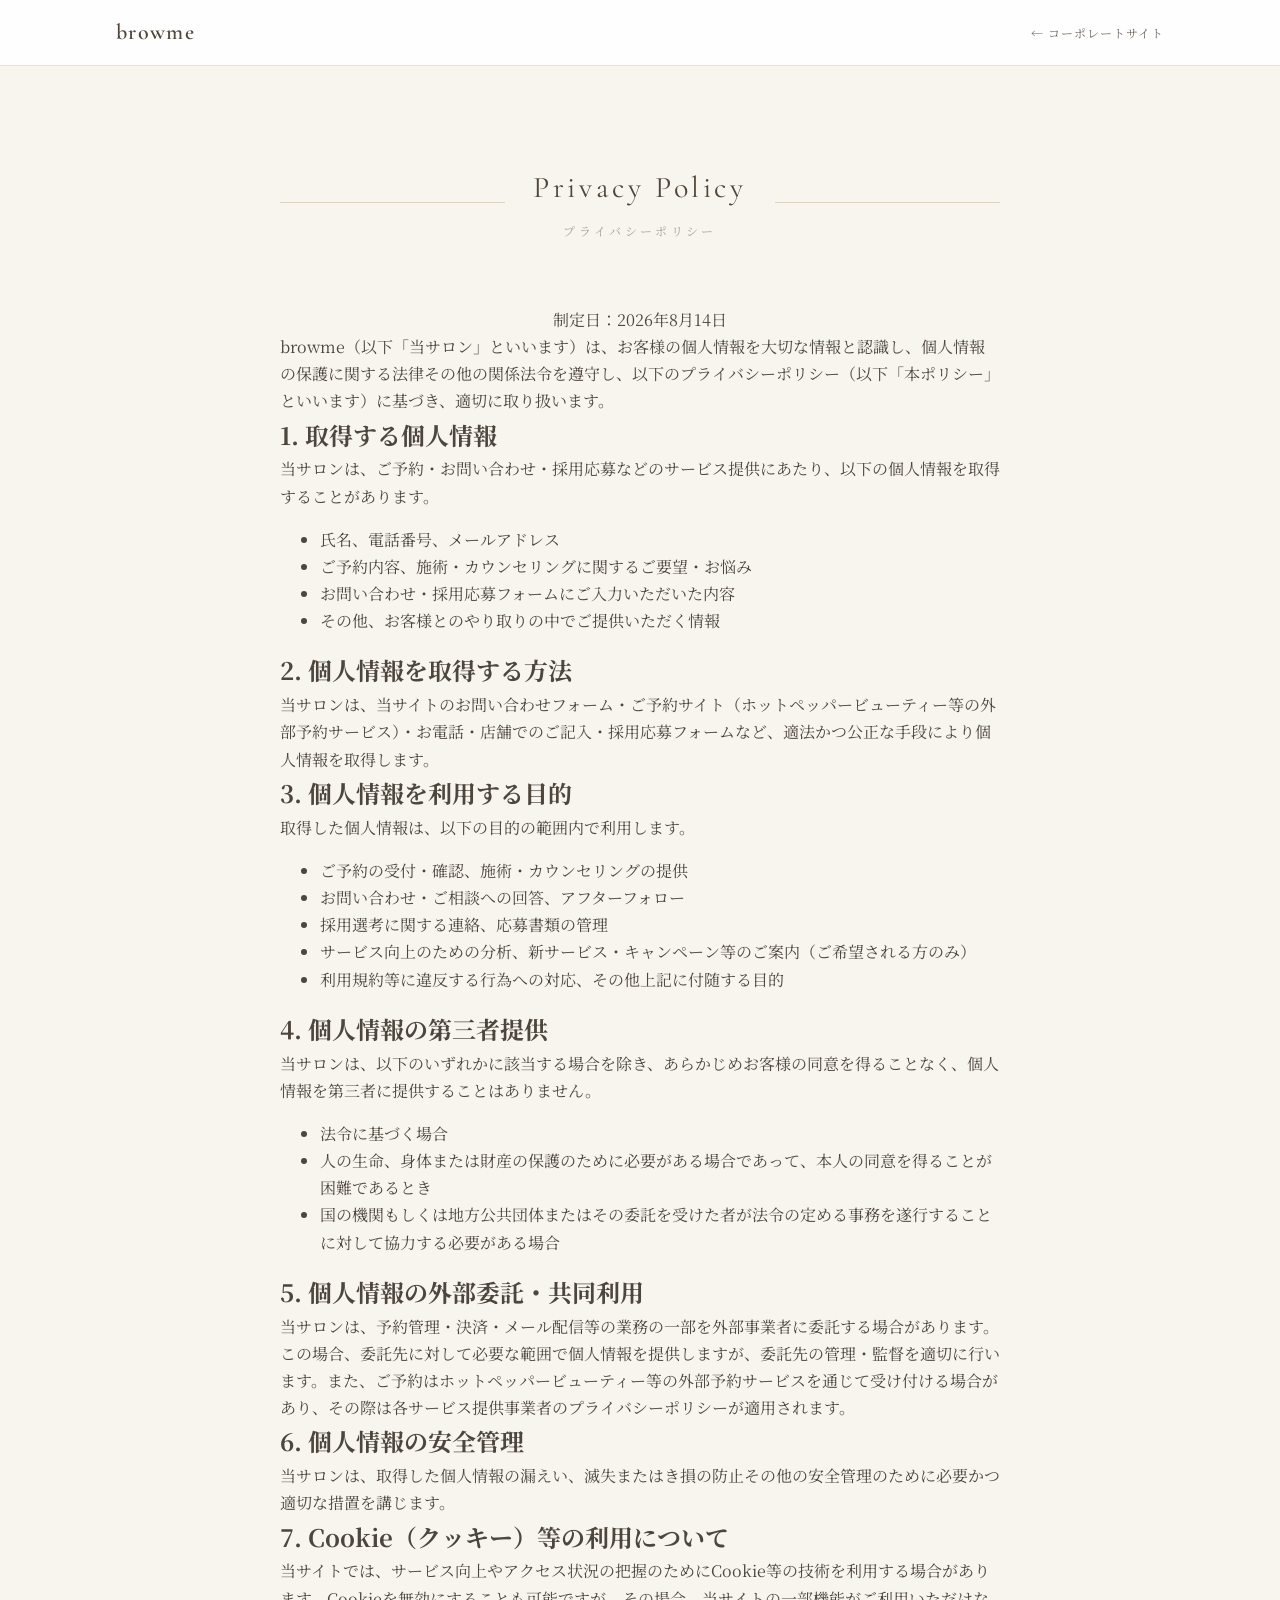
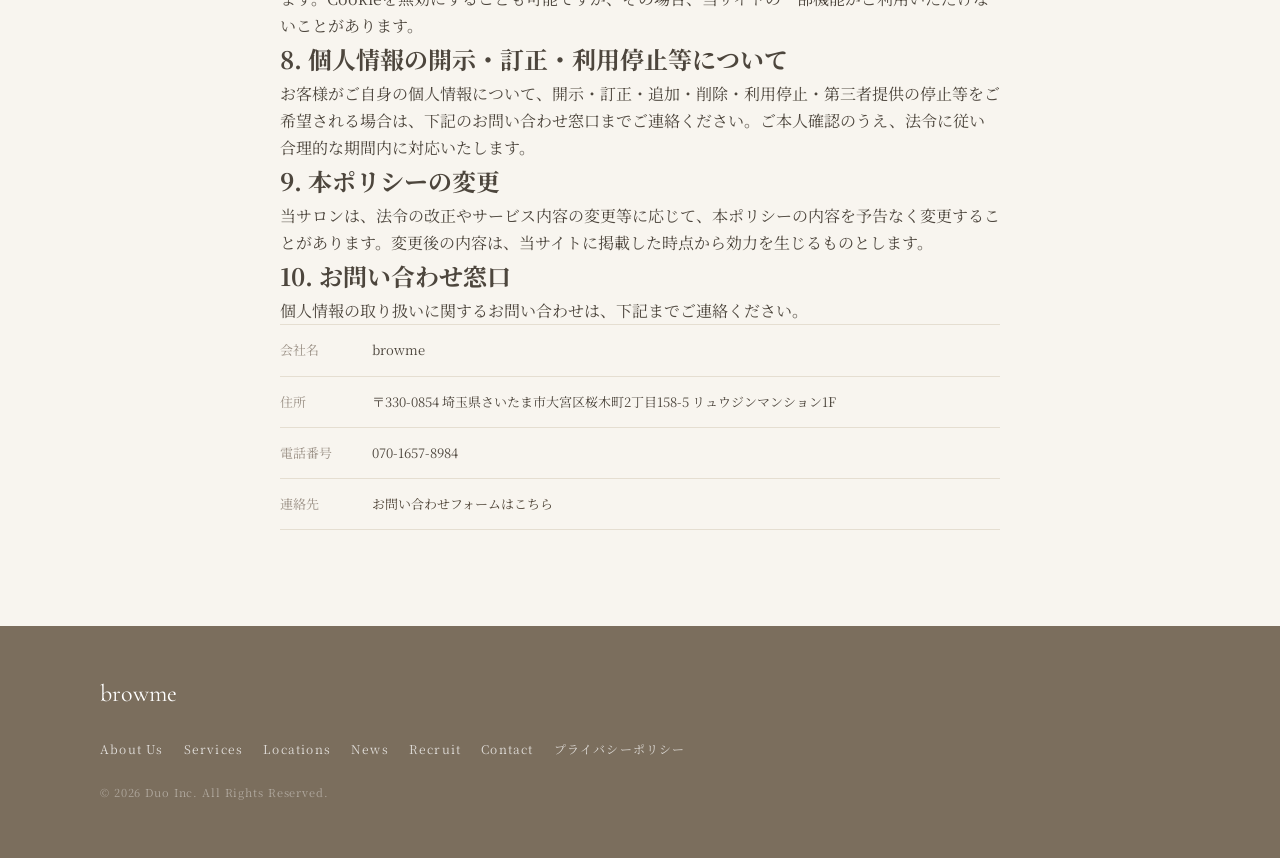
<file: privacy.html>
<!DOCTYPE html>
<html lang="ja">
<head>
<meta charset="UTF-8">
<meta name="viewport" content="width=device-width, initial-scale=1">
<title>プライバシーポリシー | browme（ブロウミー）</title>
<meta name="description" content="眉毛専門サロンbrowmeのプライバシーポリシー（個人情報保護方針）。お客様の個人情報の取り扱いについてご案内します。">
<link rel="preconnect" href="https://fonts.googleapis.com">
<link rel="preconnect" href="https://fonts.gstatic.com" crossorigin>
<link href="https://fonts.googleapis.com/css2?family=Cormorant+Garamond:ital,wght@0,400;0,500;0,600;1,400&family=Shippori+Mincho:wght@400;500;600&family=Noto+Serif+JP:wght@400;500;600;700&display=swap" rel="stylesheet">
<link rel="icon" type="image/png" sizes="16x16" href="img/favicon-16.png">
<link rel="icon" type="image/png" sizes="32x32" href="img/favicon-32.png">
<link rel="icon" type="image/png" sizes="512x512" href="img/favicon-512.png">
<link rel="apple-touch-icon" href="img/apple-touch-icon.png">
<link rel="stylesheet" href="css/base.css">
<link rel="stylesheet" href="css/style.css">
</head>
<body>

<header class="site-header">
  <div class="site-header__bar">
    <a href="index.html" class="site-header__logo">
      <span class="site-header__logo-mark">browme</span>
    </a>
    <nav class="site-header__actions" aria-label="サイト操作">
      <a href="index.html" class="site-header__back-link">← コーポレートサイト</a>
    </nav>
  </div>
</header>

<main>

  <section class="section section--bg-base" aria-labelledby="privacy-heading">
    <div class="container-mid">
      <div class="section-heading">
        <span class="section-heading__rule"></span>
        <div class="section-heading__labels">
          <p class="section-heading__en" id="privacy-heading">Privacy Policy</p>
          <p class="section-heading__jp">プライバシーポリシー</p>
        </div>
        <span class="section-heading__rule"></span>
      </div>
      <p class="legal-updated" style="text-align: center;">制定日：2026年8月14日</p>

      <div class="legal-block">
        <p>browme（以下「当サロン」といいます）は、お客様の個人情報を大切な情報と認識し、個人情報の保護に関する法律その他の関係法令を遵守し、以下のプライバシーポリシー（以下「本ポリシー」といいます）に基づき、適切に取り扱います。</p>
      </div>

      <div class="legal-block">
        <h2>1. 取得する個人情報</h2>
        <p>当サロンは、ご予約・お問い合わせ・採用応募などのサービス提供にあたり、以下の個人情報を取得することがあります。</p>
        <ul>
          <li>氏名、電話番号、メールアドレス</li>
          <li>ご予約内容、施術・カウンセリングに関するご要望・お悩み</li>
          <li>お問い合わせ・採用応募フォームにご入力いただいた内容</li>
          <li>その他、お客様とのやり取りの中でご提供いただく情報</li>
        </ul>
      </div>

      <div class="legal-block">
        <h2>2. 個人情報を取得する方法</h2>
        <p>当サロンは、当サイトのお問い合わせフォーム・ご予約サイト（ホットペッパービューティー等の外部予約サービス）・お電話・店舗でのご記入・採用応募フォームなど、適法かつ公正な手段により個人情報を取得します。</p>
      </div>

      <div class="legal-block">
        <h2>3. 個人情報を利用する目的</h2>
        <p>取得した個人情報は、以下の目的の範囲内で利用します。</p>
        <ul>
          <li>ご予約の受付・確認、施術・カウンセリングの提供</li>
          <li>お問い合わせ・ご相談への回答、アフターフォロー</li>
          <li>採用選考に関する連絡、応募書類の管理</li>
          <li>サービス向上のための分析、新サービス・キャンペーン等のご案内（ご希望される方のみ）</li>
          <li>利用規約等に違反する行為への対応、その他上記に付随する目的</li>
        </ul>
      </div>

      <div class="legal-block">
        <h2>4. 個人情報の第三者提供</h2>
        <p>当サロンは、以下のいずれかに該当する場合を除き、あらかじめお客様の同意を得ることなく、個人情報を第三者に提供することはありません。</p>
        <ul>
          <li>法令に基づく場合</li>
          <li>人の生命、身体または財産の保護のために必要がある場合であって、本人の同意を得ることが困難であるとき</li>
          <li>国の機関もしくは地方公共団体またはその委託を受けた者が法令の定める事務を遂行することに対して協力する必要がある場合</li>
        </ul>
      </div>

      <div class="legal-block">
        <h2>5. 個人情報の外部委託・共同利用</h2>
        <p>当サロンは、予約管理・決済・メール配信等の業務の一部を外部事業者に委託する場合があります。この場合、委託先に対して必要な範囲で個人情報を提供しますが、委託先の管理・監督を適切に行います。また、ご予約はホットペッパービューティー等の外部予約サービスを通じて受け付ける場合があり、その際は各サービス提供事業者のプライバシーポリシーが適用されます。</p>
      </div>

      <div class="legal-block">
        <h2>6. 個人情報の安全管理</h2>
        <p>当サロンは、取得した個人情報の漏えい、滅失またはき損の防止その他の安全管理のために必要かつ適切な措置を講じます。</p>
      </div>

      <div class="legal-block">
        <h2>7. Cookie（クッキー）等の利用について</h2>
        <p>当サイトでは、サービス向上やアクセス状況の把握のためにCookie等の技術を利用する場合があります。Cookieを無効にすることも可能ですが、その場合、当サイトの一部機能がご利用いただけないことがあります。</p>
      </div>

      <div class="legal-block">
        <h2>8. 個人情報の開示・訂正・利用停止等について</h2>
        <p>お客様がご自身の個人情報について、開示・訂正・追加・削除・利用停止・第三者提供の停止等をご希望される場合は、下記のお問い合わせ窓口までご連絡ください。ご本人確認のうえ、法令に従い合理的な期間内に対応いたします。</p>
      </div>

      <div class="legal-block">
        <h2>9. 本ポリシーの変更</h2>
        <p>当サロンは、法令の改正やサービス内容の変更等に応じて、本ポリシーの内容を予告なく変更することがあります。変更後の内容は、当サイトに掲載した時点から効力を生じるものとします。</p>
      </div>

      <div class="legal-block">
        <h2>10. お問い合わせ窓口</h2>
        <p>個人情報の取り扱いに関するお問い合わせは、下記までご連絡ください。</p>
        <div class="company-table legal-contact">
          <div class="company-table__row">
            <span class="company-table__label">会社名</span><span>browme</span>
          </div>
          <div class="company-table__row">
            <span class="company-table__label">住所</span><span>〒330-0854 埼玉県さいたま市大宮区桜木町2丁目158-5 リュウジンマンション1F</span>
          </div>
          <div class="company-table__row">
            <span class="company-table__label">電話番号</span><span>070-1657-8984</span>
          </div>
          <div class="company-table__row">
            <span class="company-table__label">連絡先</span><span><a href="index.html#contact">お問い合わせフォームはこちら</a></span>
          </div>
        </div>
      </div>

    </div>
  </section>

</main>

<footer class="site-footer" style="background: var(--color-footer-top)">
  <div class="container">
    <div class="site-footer__logo">
      <span class="site-footer__logo-mark">browme</span>
    </div>
    <ul class="site-footer__nav">
      <li><a href="index.html#about">About Us</a></li>
      <li><a href="index.html#services">Services</a></li>
      <li><a href="index.html#locations">Locations</a></li>
      <li><a href="index.html#news">News</a></li>
      <li><a href="recruit.html">Recruit</a></li>
      <li><a href="index.html#contact">Contact</a></li>
      <li><a href="privacy.html">プライバシーポリシー</a></li>
    </ul>
    <p class="site-footer__copyright">© 2026 Duo Inc. All Rights Reserved.</p>
  </div>
</footer>

<script src="js/main.js"></script>
</body>
</html>
</file>
<file: css/base.css>
/* ===========================================================
   Base / Reset — mobile-first
   =========================================================== */
*,
*::before,
*::after {
  box-sizing: border-box;
}

html {
  scroll-behavior: smooth;
  scroll-padding-top: 72px;
}

body {
  margin: 0;
  background: var(--color-bg);
  color: var(--color-text-base);
  font-family: var(--font-body);
  -webkit-font-smoothing: antialiased;
  line-height: 1.7;
}

img {
  max-width: 100%;
  display: block;
}

a {
  color: var(--color-heading);
  text-decoration: none;
}

a:hover,
a:focus-visible {
  color: var(--color-accent);
}

button {
  font-family: inherit;
}

:focus-visible {
  outline: 2px solid var(--color-accent);
  outline-offset: 2px;
}

h1, h2, h3, p {
  margin: 0;
}

.visually-hidden {
  position: absolute;
  width: 1px;
  height: 1px;
  padding: 0;
  margin: -1px;
  overflow: hidden;
  clip: rect(0, 0, 0, 0);
  white-space: nowrap;
  border: 0;
}

@keyframes duoFadeUp {
  from {
    opacity: 0;
    transform: translateY(14px);
  }
  to {
    opacity: 1;
    transform: none;
  }
}

@media (prefers-reduced-motion: reduce) {
  html {
    scroll-behavior: auto;
  }
  * {
    animation-duration: 0.001ms !important;
    animation-iteration-count: 1 !important;
    transition-duration: 0.001ms !important;
  }
}
</file>
<file: css/style.css>
/* ===========================================================
   browme corporate site — style.css
   Design tokens, layout helpers, shared components, and
   page-specific styles (TOP / Recruit).
   =========================================================== */

/* ===========================================================
   Design Tokens
   =========================================================== */
:root {
  /* Colors — backgrounds */
  --color-bg: #F8F5EF;
  --color-card-bg: #ffffff;
  --color-card-hover-bg: #FCFAF6;
  --color-card-hover-bg-alt: #F6F1E8;

  /* Colors — dark band / CTA */
  --color-dark-band: #7B6E5D;
  --color-cta-bg: #8C7A63;
  --color-footer-top: #7B6E5D;
  --color-footer-recruit: #6F6353;

  /* Colors — text */
  --color-heading: #504639;
  --color-body: #5B5348;
  --color-body-light: #6D655A;
  --color-caption: #A99D8B;
  --color-caption-alt: #9B9186;
  --color-text-base: #4D463D;

  /* Colors — accents */
  --color-accent: #A28E74;
  --color-accent-alt: #C9B994;
  --color-accent-on-dark: #E9DDC8;
  --color-accent-on-dark-alt: #F0E5D0;

  /* Colors — borders */
  --color-border: #E9E3D7;
  --color-border-card: #EDE7DB;
  --color-border-thin: #DDD3C0;
  --color-border-input: #DCD4C5;
  --color-border-hover: #C9BCA5;
  --color-border-secondary-btn: #BBAF9C;

  /* Typography */
  --font-display: 'Cormorant Garamond', serif;
  --font-heading-jp: 'Shippori Mincho', serif;
  --font-body: 'Noto Serif JP', 'Hiragino Mincho ProN', serif;

  /* Radius */
  --radius-card: 6px;
  --radius-photo: 6px;
  --radius-image-inner: 4px;
  --radius-store-card: 8px;

  /* Shadow */
  --shadow-card: 0 1px 2px rgba(120, 105, 85, 0.05);
  --shadow-cta: 0 4px 14px rgba(140, 122, 99, 0.28);
  --shadow-modal: 0 20px 60px rgba(58, 51, 42, 0.35);

  /* Spacing — mobile-first base, overridden at wider breakpoints */
  --section-padding-y: 56px;
  --section-padding-y-lg: 96px;
  --section-padding-y-cta-bottom: 72px;
  --section-padding-y-cta-bottom-lg: 128px;
  --section-padding-x: 20px;
  --section-padding-x-lg: 24px;

  /* Layout widths */
  --content-max-width: 1080px;
  --content-max-width-wide: 940px;
  --content-max-width-mid: 720px;
  --content-max-width-narrow: 640px;

  /* Motion */
  --ease-standard: ease;
  --duration-fade: 0.25s;
}

/* ===========================================================
   Layout helpers
   =========================================================== */
.container {
  max-width: var(--content-max-width);
  margin: 0 auto;
}

.container-wide {
  max-width: var(--content-max-width-wide);
  margin: 0 auto;
}

.container-mid {
  max-width: var(--content-max-width-mid);
  margin: 0 auto;
}

.container-narrow {
  max-width: var(--content-max-width-narrow);
  margin: 0 auto;
}

.section {
  padding: var(--section-padding-y) var(--section-padding-x);
}

.section--cta-bottom {
  padding-bottom: var(--section-padding-y-cta-bottom);
}

.section--bg-base {
  background: var(--color-bg);
}

.section--bg-card {
  background: var(--color-card-bg);
}

.section--bg-dark {
  background: var(--color-dark-band);
}

@media (min-width: 768px) {
  .section {
    padding-left: var(--section-padding-x-lg);
    padding-right: var(--section-padding-x-lg);
  }
}

@media (min-width: 900px) {
  .section {
    padding-top: var(--section-padding-y-lg);
    padding-bottom: var(--section-padding-y-lg);
  }
  .section--cta-bottom {
    padding-bottom: var(--section-padding-y-cta-bottom-lg);
  }
}

/* ---------- Section heading (English + JP flanked by rules) ---------- */
.section-heading {
  display: flex;
  align-items: center;
  gap: 20px;
  margin: 0 0 40px;
}

.section-heading__rule {
  flex: 1;
  height: 1px;
  background: var(--color-border-thin);
}

.section-heading--on-dark .section-heading__rule {
  background: rgba(255, 255, 255, 0.28);
}

.section-heading__labels {
  text-align: center;
}

.section-heading__en {
  margin: 0 0 8px;
  font-family: var(--font-display);
  font-size: 24px;
  font-weight: 400;
  letter-spacing: 0.1em;
  color: var(--color-heading);
}

.section-heading--on-dark .section-heading__en {
  color: #ffffff;
}

.section-heading__jp {
  margin: 0;
  font-size: 11px;
  letter-spacing: 0.24em;
  color: var(--color-caption);
}

.section-heading--on-dark .section-heading__jp {
  color: var(--color-accent-on-dark);
}

.section-heading__jp-brand {
  letter-spacing: 0;
}

@media (min-width: 900px) {
  .section-heading {
    gap: 28px;
    margin-bottom: 64px;
  }
  .section-heading__en {
    font-size: 30px;
    letter-spacing: 0.12em;
  }
  .section-heading__jp {
    font-size: 12px;
    letter-spacing: 0.28em;
  }
}

.section-lead {
  max-width: 38em;
  margin: -16px auto 40px;
  text-align: center;
  font-size: 14px;
  line-height: 2;
  color: var(--color-body-light);
}

@media (min-width: 900px) {
  .section-lead {
    margin: -32px auto 64px;
  }
}

/* ---------- Image placeholder (replaces prototype <image-slot>) ---------- */
.img-placeholder {
  position: relative;
  width: 100%;
  height: 100%;
  min-height: 100%;
  display: flex;
  align-items: center;
  justify-content: center;
  background: linear-gradient(135deg, #EDE7DB 0%, #E2D9C8 100%);
  color: #8C7A63;
  font-size: 12px;
  letter-spacing: 0.06em;
  text-align: center;
  padding: 12px;
  overflow: hidden;
}

.img-placeholder--circle {
  border-radius: 50%;
}

/* ---------- Image wrapper (fills a positioned parent, crops to cover) ---------- */
.img-wrapper {
  position: absolute;
  inset: 0;
  overflow: hidden;
}

.img-wrapper img {
  width: 100%;
  height: 100%;
  object-fit: cover;
  display: block;
}

/* ===========================================================
   Opening — first-load intro overlay (logo + drawn brow line)
   Motion is driven by GSAP (js/main.js). This CSS only sets
   the resting/fully-revealed look, so it degrades gracefully
   (fully visible, no motion) if GSAP fails to load — and a
   single safety-net animation guarantees the overlay is removed
   even then, well after GSAP's own 3s sequence would have
   finished. It never intercepts clicks, at any point, so it can
   never block header/nav interaction underneath it.
   =========================================================== */
.opening {
  position: fixed;
  inset: 0;
  z-index: 300;
  display: flex;
  align-items: center;
  justify-content: center;
  background: var(--color-dark-band);
  pointer-events: none;
  animation: openingSafetyHide 0.5s var(--ease-standard) forwards;
  animation-delay: 4s;
}

.opening__inner {
  display: flex;
  flex-direction: column;
  align-items: center;
  gap: 16px;
}

.opening__brow {
  width: min(50vw, 200px);
  height: auto;
  overflow: visible;
}

.opening__brow path {
  fill: none;
  stroke: var(--color-accent-on-dark-alt);
  stroke-width: 1.6;
  stroke-linecap: round;
}

.opening__logo {
  margin: 0;
  font-family: var(--font-display);
  font-size: 32px;
  font-weight: 500;
  letter-spacing: 0.08em;
  color: #ffffff;
}

.opening__sub {
  margin: 0;
  font-size: 11px;
  letter-spacing: 0.34em;
  color: var(--color-accent-on-dark);
}

@keyframes openingSafetyHide {
  to {
    opacity: 0;
    visibility: hidden;
  }
}

@media (prefers-reduced-motion: reduce) {
  .opening {
    display: none;
  }
}

/* ===========================================================
   Shared components — header, nav, buttons, cards, footer, forms
   =========================================================== */

/* ---------- Header ---------- */
.site-header {
  position: sticky;
  top: 0;
  z-index: 50;
  background: rgba(255, 255, 255, 0.9);
  backdrop-filter: blur(8px);
  -webkit-backdrop-filter: blur(8px);
  border-bottom: 1px solid var(--color-border);
  transition: box-shadow 0.3s ease;
}

.site-header--scrolled {
  box-shadow: 0 2px 14px rgba(80, 70, 57, 0.08);
}

.site-header__bar {
  max-width: var(--content-max-width);
  margin: 0 auto;
  display: flex;
  align-items: center;
  justify-content: space-between;
  padding: 14px 16px;
  gap: 12px;
}

.site-header__logo {
  display: flex;
  align-items: baseline;
  gap: 8px;
}

.site-header__logo-mark {
  font-family: var(--font-display);
  font-size: 22px;
  font-weight: 600;
  letter-spacing: 0.06em;
  color: var(--color-heading);
}

.site-header__logo-sub {
  display: none;
  font-size: 10px;
  letter-spacing: 0.12em;
  color: var(--color-caption-alt);
  white-space: nowrap;
}

.site-header__actions {
  display: flex;
  align-items: center;
  gap: 10px;
}

.site-header__actions .btn {
  flex-shrink: 0;
  white-space: nowrap;
}

.site-header__back-link {
  display: none;
  font-size: 12px;
  letter-spacing: 0.08em;
  color: var(--color-body-light);
}

@media (min-width: 640px) {
  .site-header__logo-sub {
    display: inline;
  }

  .site-header__back-link {
    display: inline;
  }
}

/* Hamburger (mobile menu toggle, top page) */
.menu-toggle {
  display: flex;
  flex-direction: column;
  flex-shrink: 0;
  justify-content: center;
  gap: 5px;
  width: 44px;
  height: 44px;
  padding: 0 10px;
  background: transparent;
  border: none;
  cursor: pointer;
}

.menu-toggle__bar {
  display: block;
  height: 1.5px;
  background: var(--color-dark-band);
}

.mobile-nav {
  position: absolute;
  top: 100%;
  left: 0;
  right: 0;
  border-top: 1px solid var(--color-border);
  background: rgba(255, 255, 255, 0.97);
  box-shadow: var(--shadow-modal);
  animation: duoFadeUp var(--duration-fade) var(--ease-standard) both;
}

.mobile-nav[hidden] {
  display: none;
}

.mobile-nav__list {
  max-width: var(--content-max-width);
  margin: 0 auto;
  display: grid;
  padding: 8px 16px 16px;
  list-style: none;
}

.mobile-nav__link {
  display: block;
  padding: 13px 4px;
  border-bottom: 1px solid #F0EBE1;
  font-size: 14px;
  letter-spacing: 0.08em;
}

.mobile-nav__list li:last-child .mobile-nav__link {
  border-bottom: none;
}

.mobile-nav__num {
  font-family: var(--font-display);
  color: var(--color-accent);
  font-size: 12px;
  margin-right: 10px;
}

/* ---------- Buttons ---------- */
.btn {
  display: inline-flex;
  align-items: center;
  justify-content: center;
  gap: 8px;
  min-height: 44px;
  padding: 0 20px;
  border-radius: var(--radius-card);
  font-size: 13px;
  font-weight: 700;
  letter-spacing: 0.06em;
  border: none;
  cursor: pointer;
  text-align: center;
}

.btn-primary {
  background: var(--color-cta-bg);
  color: #ffffff;
}

.btn-primary:hover,
.btn-primary:focus-visible {
  color: #ffffff;
  opacity: 0.9;
}

.btn-dark {
  background: var(--color-dark-band);
  color: #ffffff;
}

.btn-dark:hover,
.btn-dark:focus-visible {
  color: #ffffff;
  opacity: 0.9;
}

.btn-secondary {
  background: #ffffff;
  border: 1px solid var(--color-border-secondary-btn);
  color: var(--color-heading);
  font-weight: 500;
}

.btn-outline-on-dark {
  background: transparent;
  border: 1px solid rgba(255, 255, 255, 0.5);
  color: #ffffff;
  font-weight: 500;
}

.btn-outline-on-dark:hover,
.btn-outline-on-dark:focus-visible {
  color: var(--color-accent-on-dark);
  border-color: var(--color-accent-on-dark);
}

.btn-lg {
  min-height: 52px;
  padding: 0 40px;
  font-size: 14px;
  letter-spacing: 0.1em;
}

.btn-block {
  width: 100%;
}

.btn-shadow {
  box-shadow: var(--shadow-cta);
}

/* ---------- Cards ---------- */
.card {
  background: var(--color-card-bg);
  border: 1px solid var(--color-border-card);
  border-radius: var(--radius-card);
  box-shadow: var(--shadow-card);
}

.card-grid {
  display: grid;
  grid-template-columns: 1fr;
  gap: 20px;
}

@media (min-width: 560px) {
  .card-grid {
    grid-template-columns: repeat(auto-fit, minmax(260px, 1fr));
  }
}

/* ---------- Footer ---------- */
.site-footer {
  padding: 40px 20px 48px;
}

.site-footer .container {
  display: grid;
  gap: 24px;
}

.site-footer__logo {
  display: flex;
  align-items: baseline;
  gap: 10px;
}

.site-footer__logo-mark {
  font-family: var(--font-display);
  font-size: 24px;
  color: #ffffff;
}

.site-footer__logo-sub {
  font-size: 11px;
  letter-spacing: 0.14em;
  color: rgba(255, 255, 255, 0.6);
}

.site-footer__nav {
  display: flex;
  flex-wrap: wrap;
  gap: 10px 20px;
  font-size: 12px;
  letter-spacing: 0.1em;
  list-style: none;
  padding: 0;
  margin: 0;
}

.site-footer__nav a {
  color: rgba(255, 255, 255, 0.75);
}

.site-footer__nav a:hover,
.site-footer__nav a:focus-visible {
  color: var(--color-accent-on-dark);
}

.site-footer__copyright {
  font-size: 11px;
  letter-spacing: 0.08em;
  color: rgba(255, 255, 255, 0.4);
}

@media (min-width: 900px) {
  .site-footer {
    padding: 48px 24px 56px;
  }
}

/* ---------- Forms ---------- */
.form-field {
  display: grid;
  gap: 8px;
  font-size: 13px;
  font-weight: 500;
  color: var(--color-heading);
}

.form-field__required {
  font-weight: 400;
  color: var(--color-caption);
}

.form-field input,
.form-field select,
.form-field textarea {
  min-height: 46px;
  padding: 10px 14px;
  border: 1px solid var(--color-border-input);
  border-radius: var(--radius-card);
  background: #ffffff;
  font-size: 15px;
  font-family: var(--font-body);
  color: var(--color-text-base);
}

.form-field select {
  appearance: none;
  background-image: linear-gradient(45deg, transparent 50%, var(--color-body-light) 50%),
    linear-gradient(135deg, var(--color-body-light) 50%, transparent 50%);
  background-position: calc(100% - 20px) center, calc(100% - 15px) center;
  background-size: 5px 5px, 5px 5px;
  background-repeat: no-repeat;
}

.form-field textarea {
  min-height: 120px;
  line-height: 1.8;
  resize: vertical;
}

.form-notice {
  margin: 0 0 24px;
  font-size: 13px;
  line-height: 1.9;
  color: var(--color-body-light);
  background: #ffffff;
  border: 1px solid var(--color-border);
  border-radius: var(--radius-card);
  padding: 14px 18px;
}

.form-success {
  margin: 0;
  text-align: center;
  font-size: 13px;
  color: var(--color-heading);
  background: #ffffff;
  border: 1px solid var(--color-accent);
  border-radius: var(--radius-card);
  padding: 12px;
}

.form-success[hidden] {
  display: none;
}

/* ---------- Numbered list rows (reasons / flow / timeline) ---------- */
.numbered-row {
  display: flex;
  gap: 16px;
  padding: 16px 0;
  border-top: 1px solid var(--color-border-card);
  align-items: baseline;
}

.numbered-list .numbered-row:last-child {
  border-bottom: 1px solid var(--color-border-card);
}

.numbered-row__num {
  font-family: var(--font-display);
  font-size: 18px;
  color: var(--color-accent);
  flex: 0 0 32px;
}

.numbered-row__title {
  margin: 0 0 4px;
  font-size: 14px;
  font-weight: 700;
  color: var(--color-heading);
}

.numbered-row__body {
  margin: 0;
  font-size: 13px;
  line-height: 1.8;
  color: var(--color-body-light);
}

/* ===========================================================
   TOP page (index.html) — page-specific styles
   =========================================================== */

/* ---------- Hero ---------- */
.hero {
  position: relative;
  min-height: 68vh;
  display: flex;
  align-items: flex-end;
  overflow: hidden;
}

.hero__media {
  position: absolute;
  inset: 0;
}

.hero__overlay {
  position: absolute;
  inset: 0;
  background: linear-gradient(
    to top,
    rgba(77, 68, 56, 0.88) 0%,
    rgba(77, 68, 56, 0.55) 40%,
    rgba(77, 68, 56, 0.15) 70%,
    transparent 100%
  );
  pointer-events: none;
}

.hero__content {
  position: relative;
  width: 100%;
  max-width: var(--content-max-width);
  margin: 0 auto;
  padding: 0 20px 40px;
}

.hero__label {
  margin: 0 0 12px;
  font-family: var(--font-display);
  font-size: 12px;
  letter-spacing: 0.32em;
  color: var(--color-accent-on-dark-alt);
  text-shadow: 0 1px 8px rgba(77, 68, 56, 0.6);
}

.hero__title {
  margin: 0 0 16px;
  font-family: var(--font-heading-jp);
  font-weight: 500;
  font-size: clamp(26px, 6.4vw, 44px);
  line-height: 1.5;
  color: #ffffff;
  text-wrap: pretty;
  text-shadow: 0 2px 16px rgba(77, 68, 56, 0.5);
}

.hero__lead {
  margin: 0;
  font-size: 14px;
  line-height: 1.9;
  color: #ffffff;
  max-width: 34em;
  text-shadow: 0 1px 10px rgba(77, 68, 56, 0.6);
}

@media (min-width: 900px) {
  .hero {
    min-height: 78vh;
  }
  .hero__content {
    padding: 0 24px 56px;
  }
}

/* ---------- About Us ---------- */
.about-grid {
  display: grid;
  grid-template-columns: 1fr;
  grid-template-areas:
    "intro"
    "media"
    "details";
  gap: 32px;
  align-items: start;
}

.about-copy {
  grid-area: intro;
}

.about-media {
  grid-area: media;
}

.about-grid > .company-table {
  grid-area: details;
}

@media (min-width: 720px) {
  .about-grid {
    grid-template-columns: 1fr 1fr;
    grid-template-areas:
      "intro media"
      "details media";
    gap: 40px;
  }
}

.about-copy h2 {
  margin: 0 0 18px;
  font-family: var(--font-heading-jp);
  font-weight: 500;
  font-size: 22px;
  line-height: 1.65;
  color: var(--color-heading);
  text-wrap: pretty;
}

.about-copy p {
  margin: 0 0 16px;
  font-size: 15px;
  line-height: 2;
  color: var(--color-body);
}

@media (min-width: 900px) {
  .about-copy h2 {
    font-size: 26px;
  }
}

.company-table {
  border-top: 1px solid #E5DED1;
}

.company-table__row {
  display: flex;
  gap: 16px;
  padding: 14px 0;
  border-bottom: 1px solid #E5DED1;
  font-size: 13px;
}

.company-table__label {
  flex: 0 0 76px;
  color: var(--color-caption-alt);
}

.about-photo {
  position: relative;
  aspect-ratio: 4 / 3;
  border-radius: 8px;
  overflow: hidden;
  filter: brightness(1.1) contrast(0.93) saturate(1.02);
}

.about-photo::after {
  content: '';
  position: absolute;
  inset: 0;
  background: linear-gradient(165deg, rgba(248, 245, 239, 0.3) 0%, rgba(123, 110, 93, 0.16) 100%);
  pointer-events: none;
}

.message-card {
  padding: 24px;
}

.message-card__eyebrow {
  margin: 0 0 10px;
  font-size: 12px;
  letter-spacing: 0.18em;
  color: var(--color-accent);
  font-weight: 700;
}

.message-card__body {
  margin: 0 0 12px;
  font-size: 14px;
  line-height: 2;
  color: var(--color-body);
}

.message-card__attribution {
  margin: 0;
  font-size: 12px;
  color: var(--color-caption-alt);
}

/* ---------- Services ---------- */
.service-card {
  overflow: hidden;
  background: var(--color-bg);
}

.service-card__media {
  position: relative;
  aspect-ratio: 1 / 1;
}

.service-card__body {
  padding: 20px;
}

.service-card__title {
  margin: 0 0 10px;
  font-size: 17px;
  font-weight: 700;
  color: var(--color-heading);
}

.service-card__desc {
  margin: 0 0 14px;
  font-size: 14px;
  line-height: 1.9;
  color: var(--color-body-light);
}

.service-card__price {
  margin: 0;
  font-family: var(--font-display);
  font-size: 17px;
  color: var(--color-heading);
}

.service-card__price-note {
  font-family: var(--font-body);
  font-size: 11px;
  color: var(--color-caption-alt);
}

/* ---------- Locations ---------- */
.locations-intro {
  margin: 0 0 28px;
  font-size: 14px;
  line-height: 1.9;
  color: rgba(255, 255, 255, 0.75);
  max-width: 40em;
}

.store-grid {
  display: grid;
  grid-template-columns: 1fr;
  gap: 20px;
}

@media (min-width: 560px) {
  .store-grid {
    grid-template-columns: repeat(auto-fit, minmax(280px, 1fr));
  }
}

.store-card {
  background: #ffffff;
  border-radius: var(--radius-store-card);
  overflow: hidden;
  display: flex;
  flex-direction: column;
}

.store-card__media {
  height: 180px;
}

@media (min-width: 900px) {
  .store-card__media {
    height: 200px;
  }
}

.store-card__body {
  padding: 20px 20px 22px;
  display: flex;
  flex-direction: column;
  gap: 14px;
  flex: 1;
}

.store-card__head {
  display: flex;
  align-items: baseline;
  justify-content: space-between;
  gap: 10px;
}

.store-card__name {
  margin: 0;
  font-family: var(--font-heading-jp);
  font-weight: 600;
  font-size: 18px;
  color: var(--color-heading);
}

.store-card__badge {
  font-family: var(--font-display);
  font-size: 11px;
  letter-spacing: 0.1em;
  color: var(--color-accent);
  white-space: nowrap;
}

.store-card__facts {
  display: grid;
  gap: 8px;
  font-size: 13px;
  color: var(--color-body-light);
  line-height: 1.7;
}

.store-card__fact {
  display: flex;
  gap: 8px;
}

.store-card__fact-label {
  flex: 0 0 62px;
  color: var(--color-caption);
}

.store-card__actions {
  display: flex;
  gap: 10px;
  margin-top: auto;
}

.store-card__actions .btn {
  flex: 1;
}

/* ---------- News ---------- */
.news-list {
  overflow: hidden;
}

.news-item {
  display: flex;
  flex-wrap: wrap;
  align-items: center;
  gap: 6px 14px;
  padding: 16px 18px;
  border-bottom: 1px solid #F0EBE1;
  color: var(--color-text-base);
}

.news-list .news-item:last-child {
  border-bottom: none;
}

.news-item:hover,
.news-item:focus-visible {
  background: var(--color-card-hover-bg-alt);
  color: var(--color-heading);
}

.news-item__date {
  font-family: var(--font-display);
  font-size: 13px;
  color: var(--color-caption-alt);
}

.news-item__tag {
  font-size: 10px;
  font-weight: 700;
  letter-spacing: 0.1em;
  border-radius: 3px;
  padding: 3px 8px;
  color: var(--color-heading);
  border: 1px solid var(--color-border-secondary-btn);
}

.news-item__tag--accent {
  color: var(--color-accent);
  border-color: var(--color-accent);
}

.news-item__title {
  flex: 1 1 100%;
  font-size: 14px;
  line-height: 1.7;
}

@media (min-width: 900px) {
  .news-item {
    padding: 20px 22px;
  }
}

/* ---------- Recruit teaser ---------- */
.recruit-teaser {
  display: flex;
  flex-wrap: wrap;
  gap: 32px;
  align-items: stretch;
}

.recruit-teaser__media {
  flex: 1 1 320px;
  position: relative;
  min-height: 280px;
  border-radius: 8px;
  overflow: hidden;
}

.recruit-teaser__media-overlay {
  position: absolute;
  inset: 0;
  display: flex;
  align-items: flex-end;
  background: linear-gradient(to top, rgba(77, 68, 56, 0.78) 0%, rgba(77, 68, 56, 0.28) 55%, transparent 100%);
  pointer-events: none;
  padding: 24px;
}

.recruit-teaser__media-caption {
  margin: 0;
  font-family: var(--font-heading-jp);
  font-weight: 600;
  font-size: clamp(22px, 4.6vw, 34px);
  line-height: 1.6;
  color: #ffffff;
  text-shadow: 0 2px 16px rgba(77, 68, 56, 0.6);
}

.recruit-teaser__copy {
  flex: 1 1 380px;
  display: flex;
  flex-direction: column;
  justify-content: center;
}

.recruit-teaser__title {
  margin: 0 0 20px;
  font-family: var(--font-heading-jp);
  font-weight: 600;
  font-size: clamp(22px, 4.6vw, 36px);
  line-height: 1.55;
  color: var(--color-heading);
  text-wrap: pretty;
}

.recruit-teaser__lead {
  margin: 0 0 28px;
  font-size: 15px;
  line-height: 2.1;
  color: var(--color-body);
}

@media (min-width: 900px) {
  .recruit-teaser {
    gap: 48px;
  }
  .recruit-teaser__media {
    min-height: 360px;
  }
  .recruit-teaser__media-overlay {
    padding: 34px;
  }
  .recruit-teaser__lead {
    font-size: 17px;
  }
}

/* ---------- Contact ---------- */
.contact-form {
  display: grid;
  gap: 18px;
}

/* ===========================================================
   Recruit page (recruit.html) — page-specific styles
   =========================================================== */

/* ---------- Hero ---------- */
.recruit-hero {
  position: relative;
  min-height: 60vh;
  display: flex;
  align-items: flex-end;
  overflow: hidden;
}

.recruit-hero__media {
  position: absolute;
  inset: 0;
  filter: brightness(1) contrast(0.95) saturate(1.03);
}

.recruit-hero__media img {
  object-position: center 32%;
}

.recruit-hero__overlay {
  position: absolute;
  inset: 0;
  background: linear-gradient(to top, rgba(35, 29, 22, 0.68) 0%, rgba(35, 29, 22, 0.5) 40%, rgba(35, 29, 22, 0.38) 100%);
  pointer-events: none;
}

.recruit-hero__content {
  position: relative;
  width: 100%;
  max-width: var(--content-max-width);
  margin: 0 auto;
  padding: 0 20px 40px;
}

.recruit-hero__label {
  margin: 0 0 12px;
  font-family: var(--font-display);
  font-size: 12px;
  letter-spacing: 0.32em;
  color: var(--color-accent-on-dark-alt);
  text-shadow: 0 1px 8px rgba(77, 68, 56, 0.6);
}

.recruit-hero__title {
  margin: 0 0 16px;
  font-family: var(--font-heading-jp);
  font-weight: 500;
  font-size: clamp(24px, 6vw, 42px);
  line-height: 1.6;
  color: #ffffff;
  text-wrap: pretty;
  text-shadow: 0 2px 16px rgba(77, 68, 56, 0.5);
}

.recruit-hero__lead {
  margin: 0;
  font-size: 14px;
  line-height: 1.9;
  color: #ffffff;
  max-width: 36em;
  text-shadow: 0 1px 10px rgba(77, 68, 56, 0.6);
}

@media (min-width: 900px) {
  .recruit-hero {
    min-height: 72vh;
  }
  .recruit-hero__content {
    padding: 0 24px 56px;
  }
}

/* ---------- Message ---------- */
.message-copy > h2 {
  margin: 0 0 20px;
  font-family: var(--font-heading-jp);
  font-weight: 500;
  font-size: clamp(20px, 4.6vw, 30px);
  line-height: 1.8;
  color: var(--color-heading);
  text-wrap: pretty;
}

.message-copy > p {
  margin: 0 0 16px;
  font-size: 15px;
  line-height: 2.1;
  color: var(--color-body);
  text-align: left;
}

.message-copy > p:last-child {
  margin-bottom: 0;
}

/* ---------- Job ---------- */
.job-grid {
  display: grid;
  grid-template-columns: 1fr;
  gap: 32px;
  align-items: start;
}

@media (min-width: 720px) {
  .job-grid {
    grid-template-columns: repeat(auto-fit, minmax(280px, 1fr));
    gap: 40px;
  }
}

.job-copy p {
  margin: 0 0 16px;
  font-size: 15px;
  line-height: 2;
  color: var(--color-body);
}

.job-tags {
  display: flex;
  flex-wrap: wrap;
  gap: 8px;
  margin-bottom: 24px;
}

.job-tag {
  font-size: 12px;
  font-weight: 700;
  color: var(--color-heading);
  background: #ffffff;
  border: 1px solid #E5DED1;
  border-radius: 4px;
  padding: 6px 12px;
}

.job-copy__label {
  margin: 0 0 10px;
  font-size: 13px;
  font-weight: 700;
  color: var(--color-heading);
  letter-spacing: 0.06em;
}

.job-copy__tasks {
  margin: 0;
  font-size: 13px;
  line-height: 2;
  color: var(--color-body-light);
}

.job-flow-card {
  padding: 20px;
}

.job-flow-card__media {
  height: 160px;
  margin: 0 0 18px;
  border-radius: 4px;
  overflow: hidden;
  filter: brightness(1.12) contrast(0.95) saturate(1.03);
}

.job-flow-card__media img {
  width: 100%;
  height: 100%;
  object-fit: cover;
  display: block;
}

.job-flow-card__label {
  margin: 0 0 12px;
  font-size: 13px;
  font-weight: 700;
  color: var(--color-heading);
  letter-spacing: 0.06em;
}

.job-flow-row {
  display: flex;
  gap: 12px;
  padding: 8px 0;
  border-bottom: 1px solid #F0EBE1;
  font-size: 13px;
  line-height: 1.7;
  align-items: baseline;
}

.job-flow-list .job-flow-row:last-child {
  border-bottom: none;
}

.job-flow-row__num {
  font-family: var(--font-display);
  color: var(--color-accent);
  flex: 0 0 20px;
}

/* ---------- Reasons (Why browme) ---------- */
.reason-card {
  padding: 22px;
}

.reason-card__num {
  margin: 0 0 10px;
  font-family: var(--font-display);
  font-size: 22px;
  color: var(--color-accent);
}

.reason-card__title {
  margin: 0 0 10px;
  font-size: 16px;
  font-weight: 700;
  color: var(--color-heading);
}

.reason-card__desc {
  margin: 0;
  font-size: 14px;
  line-height: 1.9;
  color: var(--color-body-light);
}

/* ---------- Numbers ---------- */
.numbers-grid {
  display: grid;
  grid-template-columns: repeat(2, 1fr);
  gap: 14px;
}

@media (min-width: 560px) {
  .numbers-grid {
    grid-template-columns: repeat(auto-fit, minmax(150px, 1fr));
  }
}

.number-tile {
  background: rgba(255, 255, 255, 0.06);
  border: 1px solid rgba(255, 255, 255, 0.14);
  border-radius: 8px;
  padding: 20px 14px;
  text-align: center;
}

.number-tile__value {
  margin: 0 0 6px;
  font-family: var(--font-display);
  font-size: 28px;
  color: var(--color-accent-on-dark);
}

.number-tile__unit {
  font-size: 15px;
}

.number-tile__label {
  margin: 0;
  font-size: 11px;
  letter-spacing: 0.06em;
  color: rgba(255, 255, 255, 0.8);
}

@media (min-width: 900px) {
  .number-tile__value {
    font-size: 34px;
  }
  .number-tile__unit {
    font-size: 16px;
  }
  .number-tile__label {
    font-size: 12px;
    letter-spacing: 0.08em;
  }
}

.numbers-footnote {
  margin: 20px 0 0;
  font-size: 11px;
  line-height: 1.8;
  color: rgba(255, 255, 255, 0.55);
}

/* ---------- Voices ---------- */
.voices-grid {
  display: grid;
  grid-template-columns: 1fr;
  gap: 20px;
  max-width: var(--content-max-width-wide);
  margin: 0 auto;
}

@media (min-width: 640px) {
  .voices-grid {
    grid-template-columns: repeat(auto-fit, minmax(240px, 1fr));
  }
}

.voice-card {
  text-align: left;
  font-family: var(--font-body);
  cursor: pointer;
  background: var(--color-bg);
  border: 1px solid var(--color-border-card);
  border-radius: 8px;
  padding: 26px 22px;
  display: flex;
  flex-direction: column;
  align-items: center;
  width: 100%;
}

.voice-card:hover,
.voice-card:focus-visible {
  border-color: var(--color-border-hover);
  background: #F4EFE5;
}

.voice-card__avatar {
  width: 84px;
  height: 84px;
  padding: 4px;
  background: #ffffff;
  border: 1px solid #E5DED1;
  border-radius: 50%;
  box-shadow: 0 1px 3px rgba(120, 105, 85, 0.08);
  overflow: hidden;
}

.voice-card__avatar img {
  width: 100%;
  height: 100%;
  object-fit: cover;
  border-radius: 50%;
}

.voice-card__name {
  margin: 14px 0 3px;
  font-size: 16px;
  font-weight: 700;
  color: var(--color-heading);
}

.voice-card__role {
  margin: 0 0 16px;
  font-size: 12px;
  line-height: 1.6;
  letter-spacing: 0.04em;
  color: var(--color-caption-alt);
  text-align: center;
}

.voice-card__title {
  margin: 0 0 12px;
  font-family: var(--font-heading-jp);
  font-size: 16px;
  line-height: 1.7;
  color: var(--color-heading);
  text-align: center;
  text-wrap: pretty;
}

.voice-card__excerpt {
  margin: 0 0 16px;
  font-size: 13px;
  line-height: 1.9;
  color: var(--color-body-light);
  text-align: center;
}

.voice-card__more {
  margin-top: auto;
  font-size: 12px;
  font-weight: 700;
  letter-spacing: 0.08em;
  color: var(--color-dark-band);
  border-bottom: 1px solid var(--color-border-hover);
  padding-bottom: 2px;
}

/* Modal */
.voice-modal-overlay {
  position: fixed;
  inset: 0;
  z-index: 100;
  background: rgba(58, 51, 42, 0.55);
  display: flex;
  align-items: center;
  justify-content: center;
  padding: 20px;
  backdrop-filter: blur(3px);
  -webkit-backdrop-filter: blur(3px);
}

.voice-modal-overlay[hidden] {
  display: none;
}

.voice-modal {
  position: relative;
  background: #ffffff;
  border-radius: 10px;
  max-width: 560px;
  width: 100%;
  max-height: 86vh;
  overflow-y: auto;
  padding: 40px 26px;
  box-shadow: var(--shadow-modal);
}

@media (min-width: 640px) {
  .voice-modal {
    padding: 40px 34px;
  }
}

.voice-modal__close {
  position: absolute;
  top: 14px;
  right: 14px;
  width: 40px;
  height: 40px;
  border: none;
  background: #F4EFE5;
  border-radius: 50%;
  cursor: pointer;
  font-size: 20px;
  color: var(--color-body-light);
  line-height: 1;
}

.voice-modal__close:hover,
.voice-modal__close:focus-visible {
  background: #E9E1D2;
}

.voice-modal__head {
  display: flex;
  flex-direction: column;
  align-items: center;
  text-align: center;
  padding-bottom: 22px;
  margin-bottom: 22px;
  border-bottom: 1px solid #EAE3D5;
}

.voice-modal__avatar {
  width: 96px;
  height: 96px;
  padding: 4px;
  background: #ffffff;
  border: 1px solid #E5DED1;
  border-radius: 50%;
  box-shadow: 0 1px 3px rgba(120, 105, 85, 0.08);
  overflow: hidden;
}

.voice-modal__avatar img {
  width: 100%;
  height: 100%;
  object-fit: cover;
  border-radius: 50%;
}

.voice-modal__name {
  margin: 14px 0 4px;
  font-size: 18px;
  font-weight: 700;
  color: var(--color-heading);
}

.voice-modal__role {
  margin: 0;
  font-size: 12px;
  line-height: 1.6;
  letter-spacing: 0.04em;
  color: var(--color-caption-alt);
}

.voice-modal__title {
  margin: 0 0 18px;
  font-family: var(--font-heading-jp);
  font-size: 19px;
  line-height: 1.7;
  color: var(--color-heading);
  text-align: center;
  text-wrap: pretty;
}

.voice-modal__body {
  margin: 0;
  font-size: 14px;
  line-height: 2.1;
  color: var(--color-body-light);
}

/* ---------- A Day at browme ---------- */
.day-grid {
  display: grid;
  grid-template-columns: 1fr;
  gap: 32px;
  align-items: start;
}

@media (min-width: 720px) {
  .day-grid {
    grid-template-columns: repeat(auto-fit, minmax(280px, 1fr));
    gap: 40px;
  }
}

.day-timeline .numbered-row__num {
  flex: 0 0 52px;
  font-size: 14px;
}

.day-photos {
  display: grid;
  gap: 14px;
}

.day-photo-1 {
  height: 200px;
  border-radius: 8px;
  overflow: hidden;
  filter: brightness(1.12) contrast(0.95) saturate(1.03);
}

.day-photo-2 {
  height: 150px;
  border-radius: 8px;
  overflow: hidden;
}

.day-photo-1 img,
.day-photo-2 img {
  width: 100%;
  height: 100%;
  object-fit: cover;
  display: block;
}

@media (min-width: 900px) {
  .day-photo-1 {
    height: 240px;
  }
  .day-photo-2 {
    height: 180px;
  }
}

/* ---------- Persona (Who We Want) ---------- */
.persona-grid {
  display: grid;
  grid-template-columns: 1fr;
  gap: 20px;
  max-width: var(--content-max-width-wide);
  margin: 0 auto;
}

@media (min-width: 640px) {
  .persona-grid {
    grid-template-columns: repeat(auto-fit, minmax(240px, 1fr));
    gap: 24px;
  }
}

.persona-card {
  padding: 28px 24px;
  display: flex;
  flex-direction: column;
}

.persona-card:hover,
.persona-card:focus-visible {
  border-color: var(--color-border-hover);
  background: var(--color-card-hover-bg);
}

.persona-card__num {
  margin: 0 0 16px;
  font-family: var(--font-display);
  font-size: 30px;
  font-weight: 400;
  line-height: 1;
  color: var(--color-accent-alt);
}

.persona-card__title {
  margin: 0 0 14px;
  font-size: 17px;
  font-weight: 700;
  line-height: 1.6;
  color: var(--color-heading);
  text-wrap: pretty;
}

.persona-card__desc {
  margin: 0;
  font-size: 14px;
  line-height: 1.95;
  color: var(--color-body-light);
}

/* ---------- Benefits ---------- */
.benefit-card {
  padding: 18px 20px;
}

.benefit-card__title {
  margin: 0 0 6px;
  font-size: 14px;
  font-weight: 700;
  color: var(--color-heading);
}

.benefit-card__desc {
  margin: 0;
  font-size: 13px;
  line-height: 1.8;
  color: var(--color-body-light);
}

/* ---------- Positions ---------- */
.position-card {
  overflow: hidden;
}

.position-card__head {
  background: var(--color-dark-band);
  padding: 14px 18px;
}

.position-card__head-title {
  margin: 0;
  font-size: 14px;
  font-weight: 700;
  color: #ffffff;
  letter-spacing: 0.08em;
}

.position-card__body {
  padding: 4px 18px 12px;
  background: #ffffff;
}

.position-row {
  display: flex;
  flex-direction: column;
  gap: 4px;
  padding: 12px 0;
  border-bottom: 1px solid #F0EBE1;
  font-size: 13px;
  line-height: 1.7;
}

.position-card__body .position-row:last-child {
  border-bottom: none;
}

.position-row__label {
  color: var(--color-caption);
}

@media (min-width: 560px) {
  .position-row {
    flex-direction: row;
    gap: 16px;
  }
  .position-row__label {
    flex: 0 0 76px;
  }
}

/* ---------- FAQ ---------- */
.faq-list {
  display: grid;
  gap: 12px;
}

.faq-item {
  background: var(--color-bg);
  border: 1px solid var(--color-border-card);
  border-radius: var(--radius-card);
  box-shadow: var(--shadow-card);
  padding: 4px 18px;
}

.faq-item summary {
  padding: 14px 0;
  font-size: 14px;
  font-weight: 700;
  color: var(--color-heading);
  cursor: pointer;
  list-style-position: inside;
}

.faq-item p {
  margin: 0;
  padding: 0 0 16px;
  font-size: 13px;
  line-height: 1.9;
  color: var(--color-body-light);
}

/* ---------- Entry CTA ---------- */
.entry-cta {
  text-align: center;
}

.entry-cta__label {
  margin: 0 0 12px;
  font-family: var(--font-display);
  font-size: 12px;
  letter-spacing: 0.28em;
  color: var(--color-accent-on-dark);
}

.entry-cta__title {
  margin: 0 0 16px;
  font-family: var(--font-heading-jp);
  font-weight: 500;
  font-size: clamp(20px, 5vw, 30px);
  line-height: 1.7;
  color: #ffffff;
  text-wrap: pretty;
}

.entry-cta__lead {
  margin: 0 0 28px;
  font-size: 14px;
  line-height: 2;
  color: rgba(255, 255, 255, 0.8);
}

.entry-cta__actions {
  display: flex;
  flex-wrap: wrap;
  gap: 14px;
  justify-content: center;
}
</file>
